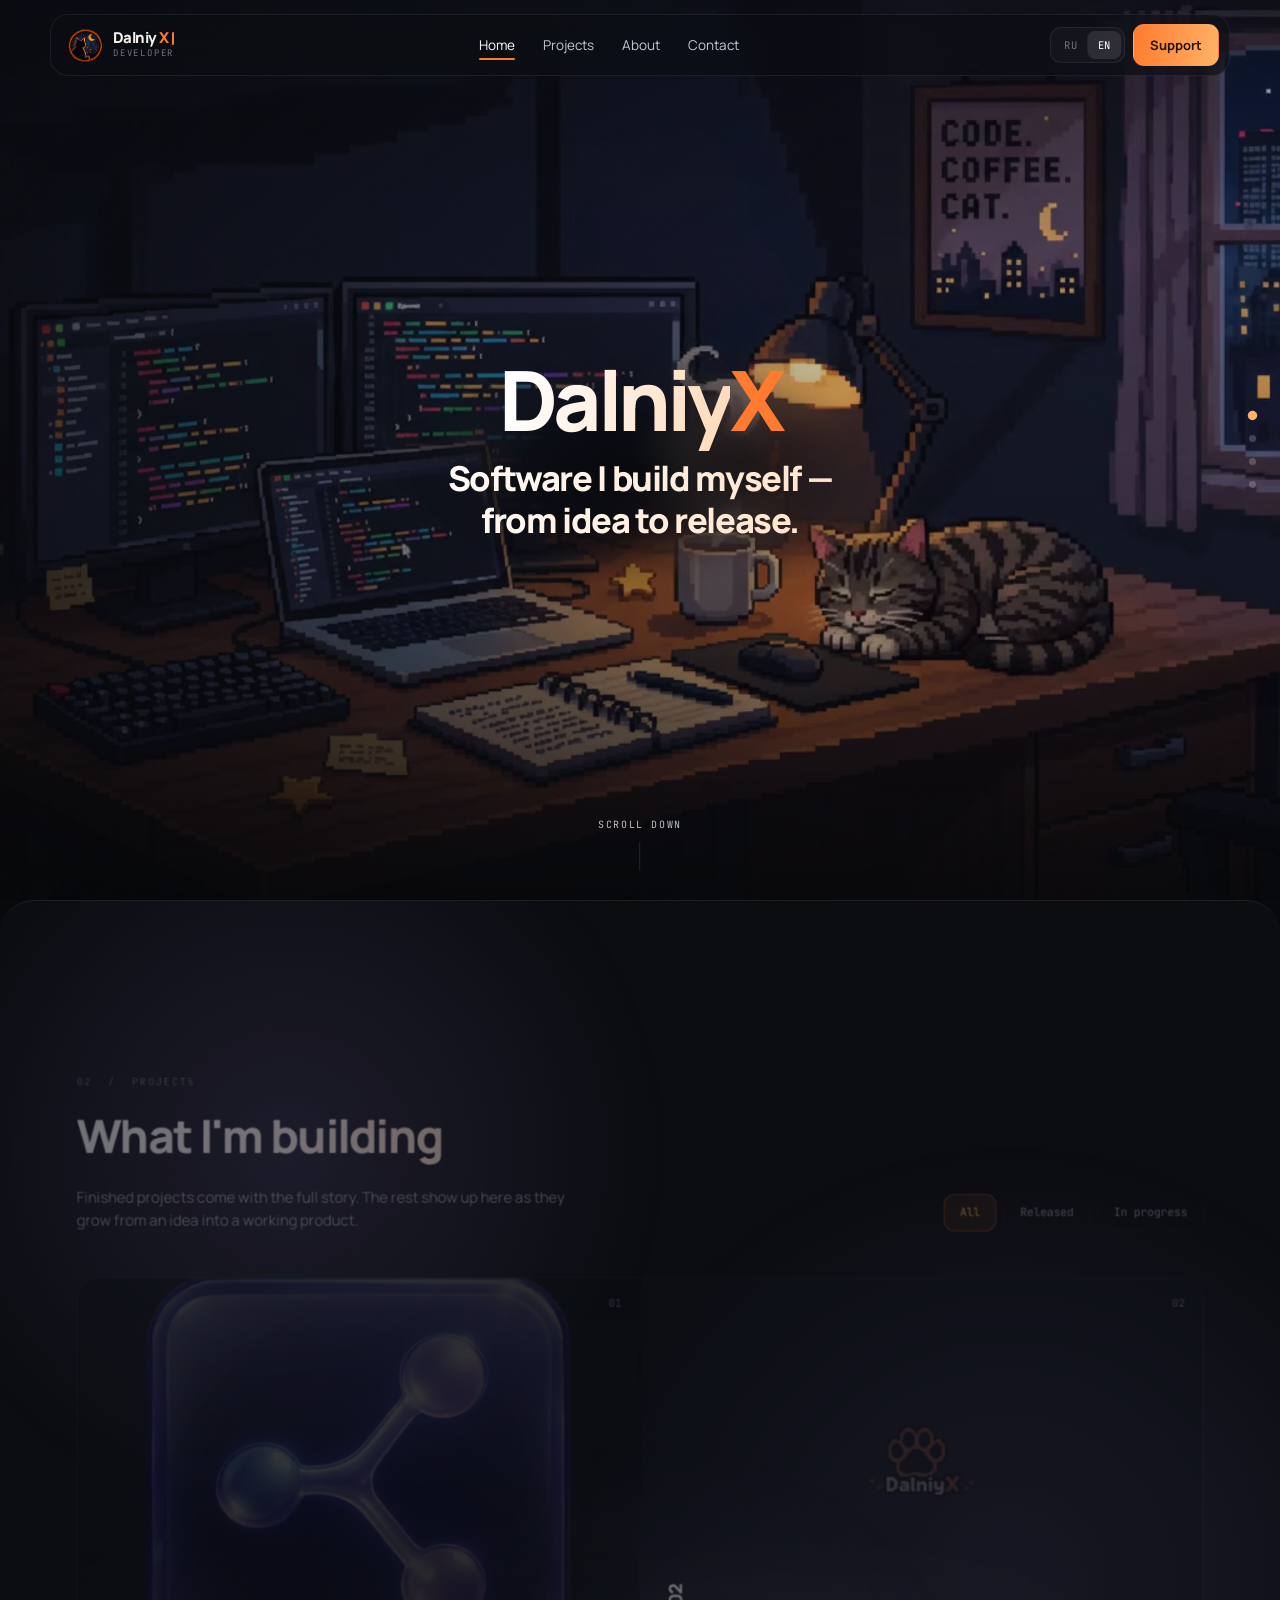
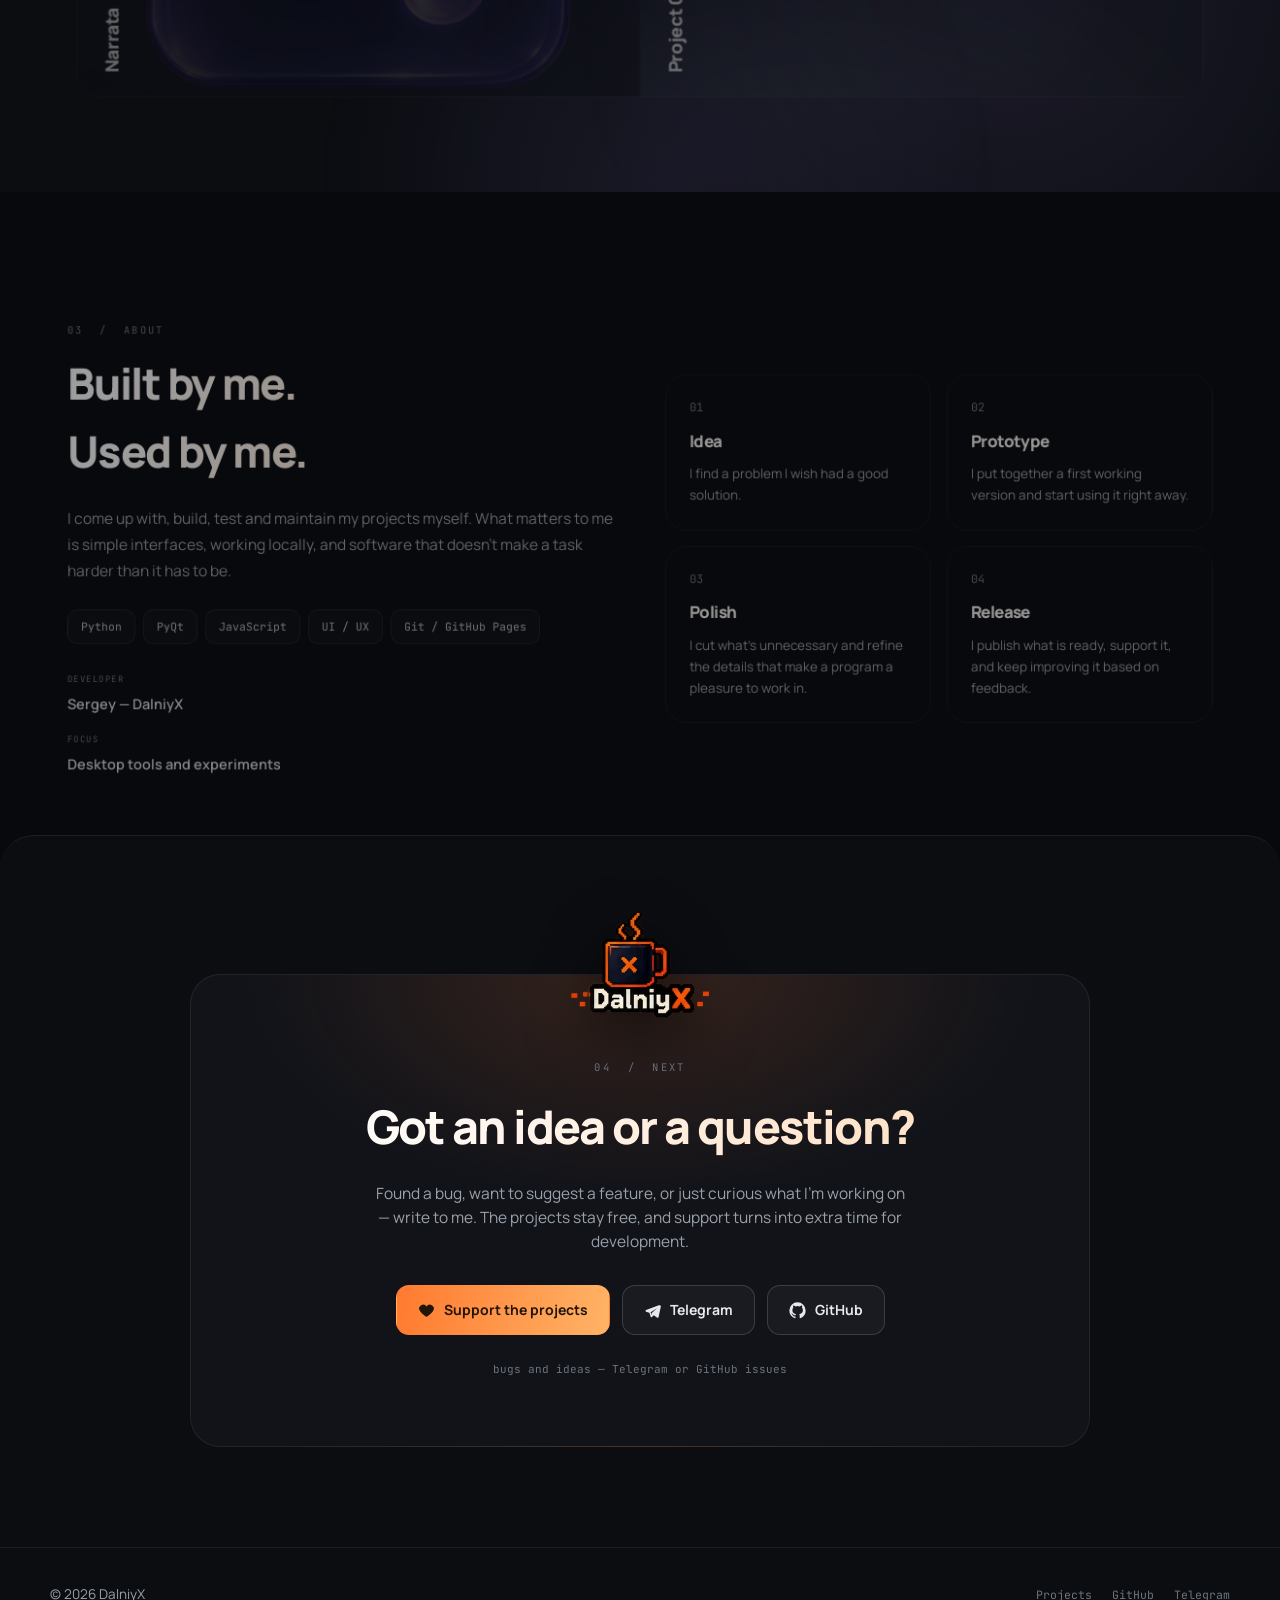
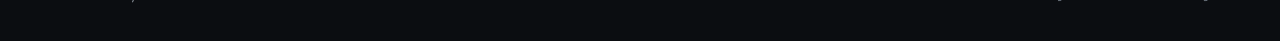
<file: index.html>
<!DOCTYPE html>
<html lang="ru">
<head>
<meta charset="UTF-8">
<meta name="viewport" content="width=device-width, initial-scale=1">
<title>DalniyX — независимый разработчик</title>
<meta name="description" content="DalniyX — независимый разработчик. Небольшие приложения и эксперименты, которые решают реальные задачи и которыми мне самому хочется пользоваться.">
<meta name="theme-color" content="#08090c">
<!-- Превью ссылки (Telegram, VK, Discord…). Адреса картинки и страницы обязаны быть
     абсолютными; если сайт переедет на свой домен — поменять dalniyx.github.io здесь
     и в строках canonical/og:url. Сама картинка — assets/img/og-image.jpg, 1200×630. -->
<link rel="canonical" href="https://dalniyx.github.io/">
<meta property="og:title" content="DalniyX — независимый разработчик">
<meta property="og:description" content="Небольшие приложения и эксперименты, которые решают реальные задачи и которыми мне самому хочется пользоваться.">
<meta property="og:type" content="website">
<meta property="og:site_name" content="DalniyX">
<meta property="og:url" content="https://dalniyx.github.io/">
<meta property="og:locale" content="ru_RU">
<meta property="og:locale:alternate" content="en_US">
<meta property="og:image" content="https://dalniyx.github.io/assets/img/og-image.jpg">
<meta property="og:image:type" content="image/jpeg">
<meta property="og:image:width" content="1200">
<meta property="og:image:height" content="630">
<meta property="og:image:alt" content="DalniyX — небольшие приложения для тех, кто создаёт истории">
<meta name="twitter:card" content="summary_large_image">
<meta name="twitter:image" content="https://dalniyx.github.io/assets/img/og-image.jpg">
<link rel="preconnect" href="https://fonts.googleapis.com">
<link rel="preconnect" href="https://fonts.gstatic.com" crossorigin>
<link href="https://fonts.googleapis.com/css2?family=Manrope:wght@400;500;600;700;800&family=JetBrains+Mono:wght@400;500&display=swap" rel="stylesheet">
<link rel="icon" type="image/png" sizes="32x32" href="assets/img/favicon-32.png">
<link rel="icon" type="image/png" sizes="64x64" href="assets/img/favicon-64.png">
<link rel="apple-touch-icon" href="assets/img/apple-touch-icon.png">
<link rel="stylesheet" href="assets/style.css?v=20261003b">
<script>setTimeout(function(){document.documentElement.classList.add("ready")},1500);</script>
<style>
  /* стили, нужные только главной */
  .hero-fixed{position:fixed;inset:0;z-index:1;overflow:hidden;display:flex;flex-direction:column;
    justify-content:center}
  /* #top — пустой распорщик под .hero-fixed, должен ВСЕГДА быть ровно в экран
     (даже на мобильных, где общий .slide--full сбрасывает min-height в auto
     для героев с контентом — но здесь контента нет, схлопывался до padding).
     Компенсация +34px под наплыв секции убрана вместе с #intro — сразу за
     героем теперь бегущая строка (без отрицательного margin-top), компенсация
     нужна только у неё самой перед #projects, см. .marquee ниже. */
  #top{min-height:100svh;background:transparent}
  .hero-bg-img{position:absolute;inset:0;width:100%;height:100%;object-fit:cover;z-index:0;background:#090b0f;
    filter:brightness(.9);transform-origin:center center;will-change:transform}
  .hero-scrim{position:absolute;inset:0;z-index:1;pointer-events:none;background:
    linear-gradient(180deg,rgba(8,9,12,.4) 0%,rgba(8,9,12,.05) 28%,rgba(8,9,12,.25) 68%,rgba(8,9,12,.85) 100%),
    linear-gradient(90deg,rgba(8,9,12,.65) 0%,rgba(8,9,12,.25) 42%,rgba(8,9,12,.02) 66%)}
  .hero-copy{position:relative;z-index:2;max-width:640px;text-align:center;isolation:isolate}
  /* мягкое замыливание позади текста — вместо рамки/карточки: сзади всегда
     разная картинка (у кого-то там экраны с кодом), а так текст остаётся
     читаемым и герой не превращается в "текст в коробке". */
  .hero-copy::before{content:"";position:absolute;z-index:-1;inset:-90px -110px -80px -110px;
    backdrop-filter:blur(20px);-webkit-backdrop-filter:blur(20px);
    -webkit-mask:radial-gradient(ellipse 42% 48% at 50% 57%,#000 0%,#000 30%,transparent 68%);
            mask:radial-gradient(ellipse 42% 48% at 50% 57%,#000 0%,#000 30%,transparent 68%);
    background:radial-gradient(ellipse 42% 48% at 50% 57%,rgba(5,6,9,.85) 0%,rgba(5,6,9,.5) 32%,transparent 66%)}
  .scroll-hint{position:absolute;left:50%;bottom:30px;transform:translateX(-50%);z-index:2;
    display:flex;flex-direction:column;align-items:center;gap:10px;
    font-family:var(--mono);font-size:10px;letter-spacing:.16em;text-transform:uppercase;color:#c7ccd2}
  .scroll-hint i{width:1px;height:28px;position:relative;overflow:hidden;background:rgba(255,255,255,.12)}
  .scroll-hint i::after{content:"";position:absolute;left:0;top:-28px;width:100%;height:28px;
    background:linear-gradient(var(--acc-2),transparent);animation:scrollHintMove 2.4s ease-in-out infinite}
  @keyframes scrollHintMove{0%{transform:translateY(0)}100%{transform:translateY(56px)}}
  h1.title{margin:0;font-size:clamp(3rem,7.4vw,5.2rem);line-height:.95;letter-spacing:-.055em}
  h1.title .x{color:var(--acc)}
  .title-sub{display:block;margin-top:18px;font-size:clamp(1.35rem,3vw,2.15rem);line-height:1.2;letter-spacing:-.04em;font-weight:800}
  .lead{margin-top:22px;max-width:560px;color:var(--muted);font-size:16.5px;line-height:1.75}
  .lead b{color:var(--text);font-weight:700}
  .filters{display:flex;gap:8px;flex-wrap:wrap}
  .f-btn{padding:9px 16px;border:1px solid var(--line);border-radius:11px;font-family:var(--mono);font-size:12px;
    color:var(--muted);transition:color var(--t-mid) var(--e-out),border-color var(--t-mid) var(--e-out),background var(--t-mid) var(--e-out)}
  .f-btn:hover{color:#fff;border-color:var(--line-strong)}
  .f-btn.on{background:var(--acc-soft);border-color:rgba(255,122,47,.4);color:var(--acc-2)}
  .about-grid{display:grid;grid-template-columns:1fr 1fr;gap:52px;align-items:center}
  .tags{margin-top:26px;display:flex;flex-wrap:wrap;gap:8px}
  .tag{padding:8px 13px;border:1px solid var(--line);border-radius:10px;background:rgba(255,255,255,.03);
    font-family:var(--mono);font-size:11.5px;color:#b0b7bf}
  .facts{margin-top:30px;display:grid;gap:18px}
  .fact small{display:block;font-family:var(--mono);font-size:9px;letter-spacing:.16em;text-transform:uppercase;
    color:var(--dim);margin-bottom:5px}
  .fact span{font-size:14.5px;color:#d3d8de;font-weight:600}
  .steps{display:grid;grid-template-columns:1fr 1fr;gap:16px}
  .steps .card{background:transparent;border-color:rgba(255,255,255,.07)}
  .steps .card:hover{background:var(--surface);border-color:var(--line)}
  .steps .card-in{padding:24px}
  .steps .n{font-family:var(--mono);font-size:12px;color:var(--dim)}
  .steps h3{margin-top:12px;font-size:17px}
  .steps p{margin-top:9px;font-size:13.5px;color:var(--muted);line-height:1.65}
  /* overflow:visible — кружка .final-mug выступает за верхнюю рамку; свечение
     поэтому не отдельным размытым ::after (он бы вытек наружу), а фоном. */
  .final{position:relative;overflow:visible;text-align:center;padding:84px 34px 68px;border:1px solid var(--line);
    border-radius:30px;
    background:radial-gradient(560px 320px at 50% 0%,rgba(255,122,47,.16),transparent 70%),var(--surface)}
  .final>*{position:relative;z-index:1}
  .final>.final-mug{position:absolute;top:0;left:50%;z-index:2;width:150px;height:auto;
    transform:translate(-50%,-56%);filter:drop-shadow(0 18px 28px rgba(0,0,0,.6))}
  .final h2{margin-top:16px;font-size:clamp(2rem,4.4vw,2.9rem)}
  .final .sub{margin:18px auto 0;max-width:540px;color:var(--muted);font-size:15.5px}
  .final-row{margin-top:32px;display:flex;flex-wrap:wrap;gap:12px;justify-content:center}
  .final-note{margin-top:26px;font-family:var(--mono);font-size:11px;color:var(--dim)}
  @media(max-width:1020px){
    .about-grid{grid-template-columns:1fr;gap:36px}
  }
  @media(max-width:680px){
    /* flex:1 1 0 из базового правила задаёт flex-basis:0 — на колоночном
       направлении это важнее явного height, поэтому здесь переопределяем
       именно flex (basis без grow/shrink), а не просто height. */
    .accordion{flex-direction:column;height:auto;border-radius:20px}
    .accordion .ac-col{flex:0 0 84px}
    .accordion .ac-col:hover,.accordion .ac-col.open{flex:0 0 320px}
    .accordion .ac-label{writing-mode:horizontal-tb;transform:none;left:22px;bottom:auto;top:20px;right:50px}
    .accordion .ac-body{min-width:0}
    .accordion .ac-num{top:16px}
    .steps{grid-template-columns:1fr}
    .final{padding:70px 22px 46px;border-radius:24px}
    .final>.final-mug{width:118px}
  }
</style>
</head>
<body data-page="home">
<div class="bg-glow"></div>
<div class="bg-grid"></div>
<div class="progress-top"></div>

<!-- ============ ШАПКА ============ -->
<header>
  <div class="wrap">
    <div class="bar">
      <a class="brand" href="#top">
        <img class="brand-icon" src="assets/img/brand-icon.png" alt="" width="40" height="40">
        <span class="brand-text">
          <span class="brand-name">Dalniy<span class="x">X</span><i class="cursor" aria-hidden="true"></i></span>
          <span class="brand-sub">Developer</span>
        </span>
      </a>

      <nav class="links" id="nav">
        <a href="#top" data-t="nav.home">Главная</a>
        <a href="#projects" data-t="nav.projects">Проекты</a>
        <a href="#about" data-t="nav.about">Обо мне</a>
        <a href="#contact" data-t="nav.contact">Контакты</a>
      </nav>

      <div class="bar-right">
        <div class="lang" id="lang" data-lang="ru">
          <span class="knob"></span>
          <button type="button" data-lang-set="ru">RU</button>
          <button type="button" data-lang-set="en">EN</button>
        </div>
        <a class="btn btn-primary btn-sm nav-support" href="#" data-support data-t="nav.support">Поддержать</a>
        <button class="burger" id="burger" data-t-aria="a11y.menu" aria-label="Меню" aria-expanded="false"><i></i><i></i><i></i></button>
      </div>
    </div>

    <div class="mobile" id="mobile">
      <div class="mobile-inner">
        <a href="#projects" data-t="nav.projects">Проекты</a>
        <a href="#about" data-t="nav.about">Обо мне</a>
        <a href="#contact" data-t="nav.contact">Контакты</a>
        <button type="button" data-support data-t="nav.support">Поддержать</button>
      </div>
    </div>
  </div>
</header>

<!-- ============ 01 · ГЛАВНАЯ ============ -->
<!-- ================= ФОН: ЗАКРЕПЛЁННОЕ ВИДЕО =================
     position:fixed — видео остаётся на месте, пока #top (пустой
     распорщик высотой в экран) прокручивается мимо. Текст гаснет
     и уезжает вверх при скролле, видео едва заметно наезжает
     зумом (Ken Burns) — JS в assets/app.js. Затем секция #intro
     (z-index выше) физически наезжает и закрывает видео.
     Приём подсмотрен на gptunnel.ru — тот же .video-section
     {position:fixed} + .spacer + .content-section{z-index:10}.
     Цикл видео сшит кроссфейдом 0.4с через ffmpeg (без этого
     на стыке конца/начала был бы заметный скачок кадра). -->
<div class="hero-fixed" id="heroFixed">
  <video class="hero-bg-img" id="heroBg" autoplay muted loop playsinline preload="auto"
         poster="assets/video/hero-poster.jpg" aria-hidden="true">
    <source src="assets/video/hero-loop.webm" type="video/webm">
    <source src="assets/video/hero-loop.mp4" type="video/mp4">
  </video>
  <div class="hero-scrim" aria-hidden="true"></div>

  <div class="wrap hero-copy" id="heroCopy">
    <h1 class="title">
      <span class="grad">Dalniy</span><span class="x">X</span>
      <span class="title-sub grad" data-t="home.titleSub">Программы, которые я делаю сам —<br>от идеи до релиза.</span>
    </h1>
  </div>

  <a class="scroll-hint" id="scrollHint" href="#projects" aria-hidden="true" tabindex="-1">
    <span data-t="home.scroll">Листайте вниз</span>
    <i></i>
  </a>
</div>

<section class="slide slide--full" id="top" data-label="Главная" data-label-en="Home" aria-hidden="true"></section>

<!-- Бегущая строка: названия проектов, рендерит assets/app.js из тех же
     данных, что и карточки ниже — ничего не хардкожено, правится в Студии. -->
<div class="marquee" id="marquee" aria-hidden="true">
  <div class="marquee-track" id="marqueeTrack"></div>
</div>

<!-- ============ 03 · ПРОЕКТЫ ============ -->
<section class="slide slide--soft" id="projects" data-label="Проекты" data-label-en="Projects">
  <!-- ambient: три больших мягких свечения цвета текущего проекта, едва заметно «дышат»;
       цвет (--amb) выставляет app.js, движение и яркость — .proj-ambient в style.css -->
  <div class="proj-ambient" id="projAmbient" aria-hidden="true"><i></i><i></i><i></i></div>
  <div class="wrap" data-scrub>
    <div class="sec-head">
      <div>
        <p class="eyebrow rv"><b>02</b> &nbsp;/&nbsp; <span data-t="home.pr.eyebrow">проекты</span></p>
        <h2 class="grad rv" data-t="home.pr.h2">Что я строю</h2>
        <p class="sub rv" data-t="home.pr.sub">Готовые проекты — с подробностями. Остальные появляются здесь по мере того, как превращаются из идеи в работающий продукт.</p>
      </div>
      <div class="filters rv">
        <button class="f-btn on" data-f="all" data-t="home.f.all">Все</button>
        <button class="f-btn" data-f="release" data-t="home.f.release">В релизе</button>
        <button class="f-btn" data-f="wip" data-t="home.f.wip">В разработке</button>
      </div>
    </div>

    <!-- Карточки рисует assets/app.js по данным из assets/content.js -->
    <div class="accordion-wrap">
      <div class="accordion" id="grid"></div>
      <button class="ac-nav ac-nav-prev" id="acPrev" aria-label="Прокрутить влево" hidden>
        <svg width="18" height="18" viewBox="0 0 24 24" fill="none" stroke="currentColor" stroke-width="2.3" stroke-linecap="round" stroke-linejoin="round"><path d="M15 6l-6 6 6 6"/></svg>
      </button>
      <button class="ac-nav ac-nav-next" id="acNext" aria-label="Прокрутить вправо" hidden>
        <svg width="18" height="18" viewBox="0 0 24 24" fill="none" stroke="currentColor" stroke-width="2.3" stroke-linecap="round" stroke-linejoin="round"><path d="M9 6l6 6-6 6"/></svg>
      </button>
    </div>
  </div>
</section>

<!-- ============ 03 · ОБО МНЕ ============ -->
<section class="slide" id="about" data-label="Обо мне" data-label-en="About">
  <div class="wrap about-grid" data-scrub>
    <div>
      <p class="eyebrow rv"><b>03</b> &nbsp;/&nbsp; <span data-t="home.ab.eyebrow">обо мне</span></p>
      <h2 class="grad rv" style="margin-top:12px;font-size:clamp(2rem,4.2vw,2.8rem)" data-t="home.ab.h2">Делаю сам.<br>Пользуюсь сам.</h2>
      <p class="rv" style="margin-top:22px;font-size:15.5px;line-height:1.75;color:var(--muted)" data-t="home.ab.p1">Я придумываю, собираю, тестирую и поддерживаю свои проекты сам. Мне важны простые интерфейсы, локальная работа и программы, которые не усложняют задачу сильнее, чем она того требует.</p>

      <div class="tags rv">
        <span class="tag">Python</span>
        <span class="tag">PyQt</span>
        <span class="tag">JavaScript</span>
        <span class="tag">UI / UX</span>
        <span class="tag">Git / GitHub Pages</span>
      </div>

      <div class="facts rv">
        <div class="fact"><small data-t="home.ab.l1">Разработчик</small><span data-t="home.ab.v1">Sergey — DalniyX</span></div>
        <div class="fact"><small data-t="home.ab.l2">Чем занимаюсь</small><span data-t="home.ab.v2">Настольные инструменты и эксперименты</span></div>
      </div>
    </div>

    <div class="steps">
      <div class="card rv"><div class="card-in">
        <span class="n">01</span><h3 data-t="home.s1.t">Идея</h3>
        <p data-t="home.s1.p">Нахожу задачу, которой самому не хватает хорошего решения.</p>
      </div></div>
      <div class="card rv"><div class="card-in">
        <span class="n">02</span><h3 data-t="home.s2.t">Прототип</h3>
        <p data-t="home.s2.p">Собираю первую рабочую версию и начинаю пользоваться ей сразу.</p>
      </div></div>
      <div class="card rv"><div class="card-in">
        <span class="n">03</span><h3 data-t="home.s3.t">Полировка</h3>
        <p data-t="home.s3.p">Убираю лишнее и довожу детали, которые делают программу приятной в работе.</p>
      </div></div>
      <div class="card rv"><div class="card-in">
        <span class="n">04</span><h3 data-t="home.s4.t">Релиз</h3>
        <p data-t="home.s4.p">Публикую готовое, поддерживаю его и продолжаю развивать по обратной связи.</p>
      </div></div>
    </div>
  </div>
</section>

<!-- ============ 04 · КОНТАКТЫ И ПОДДЕРЖКА ============ -->
<section class="slide slide--soft" id="contact" data-label="Контакты" data-label-en="Contact">
  <div class="wrap" style="max-width:900px" data-scrub>
    <div class="final rv">
      <img class="final-mug" src="assets/img/support-mug.png" alt="" aria-hidden="true">
      <p class="eyebrow"><b>04</b> &nbsp;/&nbsp; <span data-t="home.fin.eyebrow">дальше</span></p>
      <h2 class="grad" data-t="home.fin.h2">Есть идея или вопрос?</h2>
      <p class="sub" data-t="home.fin.sub">Нашли баг, хотите предложить функцию или просто посмотреть, над чем я работаю — напишите. Проекты остаются бесплатными, а поддержка превращается в дополнительное время на разработку.</p>

      <div class="final-row">
        <button class="btn btn-primary" data-support>
          <svg width="17" height="17" viewBox="0 0 24 24" fill="currentColor"><path d="M12 21s-7.5-4.6-9.6-9A5.4 5.4 0 0 1 12 6.5 5.4 5.4 0 0 1 21.6 12c-2.1 4.4-9.6 9-9.6 9z"/></svg>
          <span data-t="home.fin.support">Поддержать проекты</span>
        </button>
        <a class="btn btn-ghost" href="https://t.me/dalniyx" data-link="telegram" target="_blank" rel="noopener">
          <svg width="17" height="17" viewBox="0 0 24 24" fill="currentColor"><path d="M21.8 4.1 2.9 11.4c-1 .4-1 1.8 0 2.2l4.7 1.5 1.8 5.6c.3.8 1.3 1 1.9.4l2.6-2.5 4.7 3.5c.7.5 1.7.1 1.9-.7l3.3-15c.2-1-.8-1.8-1.7-1.4zM9.4 14.5l9-5.7-7.5 6.9-.4 3.1-1.1-4.3z"/></svg>
          Telegram
        </a>
        <a class="btn btn-ghost" href="https://github.com/dalniyx" data-link="github" target="_blank" rel="noopener">
          <svg width="17" height="17" viewBox="0 0 24 24" fill="currentColor"><path d="M12 .5A11.5 11.5 0 0 0 .5 12a11.5 11.5 0 0 0 7.9 10.9c.6.1.8-.2.8-.6v-2c-3.2.7-3.9-1.5-3.9-1.5-.6-1.3-1.4-1.7-1.4-1.7-1.1-.8.1-.8.1-.8 1.2.1 1.8 1.2 1.8 1.2 1.1 1.8 2.8 1.3 3.5 1 .1-.8.4-1.3.8-1.6-2.6-.3-5.3-1.3-5.3-5.7 0-1.3.4-2.3 1.2-3.1-.1-.3-.5-1.5.1-3.1 0 0 1-.3 3.2 1.2a11 11 0 0 1 5.8 0c2.2-1.5 3.2-1.2 3.2-1.2.6 1.6.2 2.8.1 3.1.8.8 1.2 1.8 1.2 3.1 0 4.4-2.7 5.4-5.3 5.7.4.4.8 1.1.8 2.2v3.3c0 .4.2.7.8.6A11.5 11.5 0 0 0 23.5 12 11.5 11.5 0 0 0 12 .5Z"/></svg>
          GitHub
        </a>
      </div>

      <p class="final-note" data-t="home.fin.note">баги и идеи — в Telegram или issues на GitHub</p>
    </div>
  </div>
</section>

<!-- ============ ПОДВАЛ ============ -->
<footer>
  <div class="wrap site-foot">
    <div style="display:flex;align-items:center;gap:11px">
      <span>© <span data-year></span> DalniyX</span>
    </div>
    <div class="links">
      <a href="#projects" data-t="nav.projects">Проекты</a>
      <a href="https://github.com/dalniyx" data-link="github" target="_blank" rel="noopener">GitHub</a>
      <a href="https://t.me/dalniyx" data-link="telegram" target="_blank" rel="noopener">Telegram</a>
    </div>
  </div>
</footer>

<button class="to-top" id="toTop" type="button" aria-label="Наверх" data-t-aria="a11y.toTop">
  <svg width="18" height="18" viewBox="0 0 24 24" fill="none" stroke="currentColor" stroke-width="2.3" stroke-linecap="round" stroke-linejoin="round"><path d="M12 19V5"/><path d="m5 12 7-7 7 7"/></svg>
</button>

<!-- ============ МОДАЛКА ПОДДЕРЖКИ ============
     ВНИМАНИЕ: ссылки ниже — заготовки, подставьте свои адреса. -->
<dialog class="support" id="support" aria-label="Support">
  <div class="support-box">
    <h3 data-t="support.title">Поддержать проекты</h3>
    <p class="note" data-t="support.note">Любая сумма — это ещё один вечер разработки. Выберите удобный способ:</p>
    <div class="support-list">
      <a class="support-item" href="https://boosty.to/dalniyx" data-link="boosty" target="_blank" rel="noopener">
        <span class="ico o sm br-boosty" style="width:38px;height:38px;border-radius:11px"><svg width="22" height="22" viewBox="0 0 24 24" fill="#fff" aria-hidden="true"><path d="M13.4 2 6.3 13.6h4.5L9.5 22l8.2-12.2h-4.9L13.4 2z"/></svg></span>
        <span><b>Boosty</b><small data-t="support.boostySub">регулярная поддержка</small></span>
        <span class="go">→</span>
      </a>
      <a class="support-item" data-link="patreon" target="_blank" rel="noopener">
        <span class="ico p sm br-patreon" style="width:38px;height:38px;border-radius:11px"><svg width="22" height="22" viewBox="0 0 24 24" fill="#fff" aria-hidden="true"><circle cx="14.8" cy="9.4" r="5.6"/><rect x="3.4" y="3.8" width="3.8" height="16.4" rx="1.3"/></svg></span>
        <span><b>Patreon</b><small data-t="support.patreonSub">регулярная поддержка</small></span>
        <span class="go">→</span>
      </a>
      <a class="support-item" href="https://www.donationalerts.com/r/dalniyx" data-link="donationalerts" target="_blank" rel="noopener">
        <span class="ico v sm br-da" style="width:38px;height:38px;border-radius:11px"><svg width="22" height="22" viewBox="0 0 24 24" fill="#fff" aria-hidden="true"><path d="M12 3a5 5 0 0 0-5 5v3.2c0 .9-.3 1.7-.9 2.4l-1.2 1.8c-.5.6-.1 1.6.7 1.6h12.8c.8 0 1.2-1 .7-1.6l-1.2-1.8c-.6-.7-.9-1.5-.9-2.4V8a5 5 0 0 0-5-5zM10 18.4a2 2 0 0 0 4 0h-4z"/></svg></span>
        <span><b>DonationAlerts</b><small data-t="support.daSub">разовый донат</small></span>
        <span class="go">→</span>
      </a>
      <a class="support-item" data-link="tbank" target="_blank" rel="noopener">
        <span class="ico y sm br-tbank" style="width:38px;height:38px;border-radius:11px"><svg width="22" height="22" viewBox="0 0 24 24" fill="none" aria-hidden="true"><path d="M12 2.4 4.4 4.9v6.3c0 4.7 3 8.5 7.6 10.4 4.6-1.9 7.6-5.7 7.6-10.4V4.9L12 2.4z" fill="#1b1b1b"/><path d="M8.1 8.1h7.8v2.2h-2.8v6.3h-2.2v-6.3H8.1z" fill="#ffdd2d"/></svg></span>
        <span><b>Т-Банк</b><small data-t="support.tbankSub">сбор картой, без регистрации</small></span>
        <span class="go">→</span>
      </a>
      <a class="support-item" data-link="cloudtips" target="_blank" rel="noopener">
        <span class="ico g sm br-ct" style="width:38px;height:38px;border-radius:11px"><svg width="22" height="22" viewBox="0 0 24 24" fill="#fff" aria-hidden="true"><path d="M7.6 18.2a4.6 4.6 0 0 1-.7-9.1 6.1 6.1 0 0 1 11.6 1.7 3.7 3.7 0 0 1-.9 7.4H7.6z"/></svg></span>
        <span><b>CloudTips</b><small data-t="support.ctSub">картой, без регистрации</small></span>
        <span class="go">→</span>
      </a>
    </div>
    <button class="support-close" data-close data-t="support.close">закрыть</button>
  </div>
</dialog>

<!-- ============ МОДАЛКА ПРОЕКТА ============
     Общее окно проекта вместо отдельных страниц. Открывается только у проектов
     с включённым «Окно проекта по клику» в Студии; всё наполнение — из
     project.details в content.js, см. fillProjectModal() в app.js. -->
<dialog class="project-modal" id="projectModal" aria-label="Project">
  <div class="project-modal-box">
    <button class="project-modal-close" data-close aria-label="Закрыть">
      <svg width="18" height="18" viewBox="0 0 24 24" fill="none" stroke="currentColor" stroke-width="2.3" stroke-linecap="round" stroke-linejoin="round"><path d="M18 6 6 18M6 6l12 12"/></svg>
    </button>
    <div class="pm-cover" id="pmCover"></div>
    <div class="pm-body">
      <div class="project-modal-head">
        <span class="ico o sm" id="pmIcon"></span>
        <span class="badge" id="pmStatus"></span>
      </div>
      <h3 class="project-modal-title" id="pmTitle"></h3>
      <p class="project-modal-tagline" id="pmTagline"></p>
      <p class="project-modal-lead" id="pmLead"></p>
      <div class="pm-facts" id="pmFacts"></div>
      <ul class="pm-features" id="pmFeatures"></ul>
      <div class="pm-cta" id="pmCta"></div>
    </div>
  </div>
</dialog>

<script src="assets/content.js?v=20261003b" defer></script>
<script src="assets/i18n.js?v=20261003b" defer></script>
<script src="assets/app.js?v=20261003b" defer></script>
</body>
</html>
</file>
<file: assets/style.css>
/* ============================================================
   DalniyX — общие стили
   Тёмная тема, тёплый янтарный акцент, спокойная моторика.
   ============================================================ */

:root{
  /* поверхности — тёмные, с мягкими ступенями высоты */
  --bg:#08090c;
  --bg-soft:#0b0d11;
  --surface:#111319;
  --surface-2:#171a21;
  --line:rgba(255,255,255,.07);
  --line-strong:rgba(255,255,255,.15);

  /* текст */
  --text:#f4f1ed;
  --muted:#9aa1aa;
  --dim:#6c747e;

  /* акценты */
  --acc:#ff7a2f;
  --acc-2:#ffb366;
  --acc-soft:rgba(255,122,47,.12);
  --ok:#58cf95;

  --max:1180px;
  --mono:'JetBrains Mono',ui-monospace,monospace;

  /* моторика: длинные мягкие кривые, без резких отскоков */
  --e-soft:cubic-bezier(.32,.72,0,1);
  --e-out:cubic-bezier(.22,.61,.36,1);
  --t-fast:.35s;
  --t-mid:.7s;
  --t-slow:1.1s;

  --shadow:0 40px 90px -50px rgba(0,0,0,.95);
}

*{box-sizing:border-box;-webkit-tap-highlight-color:transparent}
html{scroll-padding-top:96px}
body{
  margin:0;background:var(--bg);color:var(--text);
  font-family:Manrope,system-ui,sans-serif;line-height:1.55;
  overflow-x:hidden;-webkit-font-smoothing:antialiased;
}
/* мягкое появление страницы после применения языка */
html:not(.ready) body{opacity:0}
html.ready body{opacity:1;transition:opacity .5s var(--e-out)}

/* лёгкое зерно + виньетка на весь сайт — для кинематографичности, очень
   тонко (2.5%), почти не осознаётся глазом напрямую, но убирает ощущение
   «плоской» цифровой картинки. Фиксированные слои, клики не перехватывают. */
body::before{content:"";position:fixed;inset:0;z-index:5;pointer-events:none;
  background:radial-gradient(120% 85% at 50% 40%,transparent 55%,rgba(0,0,0,.35) 100%)}
body::after{content:"";position:fixed;inset:0;z-index:5;pointer-events:none;opacity:.025;mix-blend-mode:overlay;
  background-image:url("data:image/svg+xml,%3Csvg xmlns='http://www.w3.org/2000/svg'%3E%3Cfilter id='g'%3E%3CfeTurbulence type='fractalNoise' baseFrequency='0.8' numOctaves='2' stitchTiles='stitch'/%3E%3C/filter%3E%3Crect width='100%25' height='100%25' filter='url(%23g)'/%3E%3C/svg%3E");
  background-size:180px 180px}

a{color:inherit;text-decoration:none}
button{font:inherit;color:inherit;background:none;border:0;cursor:pointer}
h1,h2,h3{margin:0;font-weight:800;letter-spacing:-.035em}
p{margin:0}
img{max-width:100%}
::selection{background:rgba(255,122,47,.3)}
::-webkit-scrollbar{width:10px}
::-webkit-scrollbar-track{background:#06070a}
::-webkit-scrollbar-thumb{background:#1e232a;border-radius:99px}
::-webkit-scrollbar-thumb:hover{background:#2c323b}

@view-transition{navigation:auto}
::view-transition-old(root),::view-transition-new(root){animation-duration:.5s;animation-timing-function:cubic-bezier(.32,.72,0,1)}

/* ---------- фон ---------- */
.bg-glow{position:fixed;inset:0;z-index:-2;pointer-events:none;background:
  radial-gradient(1100px 620px at 80% -8%,rgba(255,122,47,.16),transparent 62%),
  radial-gradient(820px 560px at 4% 68%,rgba(255,140,70,.05),transparent 64%),
  linear-gradient(180deg,#0b0d11,#08090c 58%,#07080b)}
.bg-grid{position:fixed;inset:0;z-index:-1;pointer-events:none;opacity:.5;
  background-image:linear-gradient(rgba(255,255,255,.032) 1px,transparent 1px),
                   linear-gradient(90deg,rgba(255,255,255,.032) 1px,transparent 1px);
  background-size:78px 78px;
  -webkit-mask-image:radial-gradient(ellipse 95% 62% at 50% 0%,#000 14%,transparent 84%);
  mask-image:radial-gradient(ellipse 95% 62% at 50% 0%,#000 14%,transparent 84%)}

.progress-top{position:fixed;top:0;left:0;height:2px;width:0;z-index:200;
  background:linear-gradient(90deg,rgba(255,122,47,.6),var(--acc-2));opacity:.9}

.wrap{width:min(var(--max),calc(100% - 44px));margin:0 auto;position:relative;z-index:2}
.eyebrow{font-family:var(--mono);font-size:10.5px;letter-spacing:.22em;text-transform:uppercase;color:var(--dim)}
.eyebrow b{color:var(--dim);font-weight:400}
.grad{background:linear-gradient(100deg,#fff 4%,#ffd9b8 48%,#fff 92%);background-size:220% 100%;background-position:0% 0%;
  -webkit-background-clip:text;background-clip:text;color:transparent}
.grad:hover{animation:gradShimmer 1.6s linear infinite}
@keyframes gradShimmer{from{background-position:0% 0%}to{background-position:200% 0%}}

/* ---------- шапка ---------- */
header{position:fixed;top:0;left:0;right:0;z-index:120}
.bar{margin-top:14px;display:flex;align-items:center;justify-content:space-between;gap:14px;
  padding:9px 10px 9px 14px;border:1px solid var(--line);border-radius:18px;
  background:rgba(12,14,18,.6);backdrop-filter:blur(20px) saturate(140%);-webkit-backdrop-filter:blur(20px) saturate(140%);
  transition:background var(--t-mid) var(--e-out),border-color var(--t-mid) var(--e-out),box-shadow var(--t-mid) var(--e-out)}
header.stuck .bar{background:rgba(10,12,16,.9);border-color:var(--line-strong);box-shadow:0 20px 50px -34px rgba(0,0,0,1)}
/* логотип — иконка (кот в кольце, assets/img/brand-icon.png) + текст в столбик рядом */
.brand{display:flex;align-items:center;gap:10px}
.brand-icon{width:38px;height:38px;border-radius:50%;flex:none;transition:transform var(--t-mid) var(--e-out)}
.brand:hover .brand-icon{transform:rotate(-8deg)}
.brand-text{display:flex;flex-direction:column}
.brand-name{display:flex;align-items:center;gap:3px;font-weight:800;letter-spacing:-.04em;font-size:15px;line-height:1.15;
  transition:opacity var(--t-mid) var(--e-out)}
.brand:hover .brand-name{opacity:.85}
.brand-name .x{color:var(--acc)}
.brand-name .cursor{width:2px;height:13px;border-radius:2px;background:var(--acc);animation:brandBlink 1.1s step-end infinite}
@keyframes brandBlink{0%,45%{opacity:1}50%,100%{opacity:0}}
.brand-sub{display:block;font-family:var(--mono);font-size:9px;letter-spacing:.2em;text-transform:uppercase;color:var(--dim)}
nav.links{display:flex;align-items:center;gap:2px}
nav.links a{position:relative;padding:9px 13px;border-radius:11px;font-size:13.5px;color:#c4cad2;
  transition:color var(--t-fast) var(--e-out),background var(--t-fast) var(--e-out)}
nav.links a:hover{color:#fff;background:rgba(255,255,255,.05)}
nav.links a.active{color:#fff}
nav.links a.active::after{content:"";position:absolute;left:13px;right:13px;bottom:5px;height:1.5px;border-radius:2px;background:var(--acc)}

/* переключатель языка */
.lang{position:relative;display:flex;align-items:center;padding:3px;border:1px solid var(--line);border-radius:11px;
  background:rgba(255,255,255,.03);margin-left:6px}
.lang button{position:relative;z-index:1;padding:6px 10px;border-radius:8px;font-family:var(--mono);font-size:10.5px;
  letter-spacing:.06em;color:var(--dim);transition:color var(--t-mid) var(--e-out)}
.lang button.on{color:#fff}
.lang .knob{position:absolute;top:3px;left:3px;height:calc(100% - 6px);width:calc(50% - 3px);border-radius:8px;
  background:rgba(255,255,255,.1);transition:transform .55s var(--e-soft)}
.lang[data-lang="en"] .knob{transform:translateX(100%)}

.bar-right{display:flex;align-items:center;gap:8px}
.burger{display:none;width:40px;height:40px;border:1px solid var(--line);border-radius:12px;
  flex-direction:column;align-items:center;justify-content:center;gap:4px}
.burger i{display:block;width:17px;height:1.5px;background:#fff;border-radius:2px;
  transition:transform .55s var(--e-soft),opacity .3s var(--e-out)}
.burger.on i:nth-child(1){transform:translateY(5.5px) rotate(45deg)}
.burger.on i:nth-child(2){opacity:0}
.burger.on i:nth-child(3){transform:translateY(-5.5px) rotate(-45deg)}
.mobile{overflow:hidden;max-height:0;transition:max-height .65s var(--e-soft)}
.mobile-inner{margin-top:8px;padding:8px;border:1px solid var(--line);border-radius:18px;
  background:rgba(11,13,17,.97);backdrop-filter:blur(20px);display:flex;flex-direction:column}
.mobile-inner a,.mobile-inner button{padding:13px 14px;border-radius:12px;font-size:15px;text-align:left}
.mobile-inner a:active{background:rgba(255,255,255,.06)}

/* ---------- кнопки ---------- */
.btn{display:inline-flex;align-items:center;justify-content:center;gap:9px;padding:13px 21px;border-radius:13px;
  font-size:14px;font-weight:700;border:1px solid transparent;white-space:nowrap;
  transition:transform var(--t-fast) var(--e-out),background var(--t-mid) var(--e-out),
             border-color var(--t-mid) var(--e-out),color var(--t-mid) var(--e-out),opacity var(--t-fast)}
.btn svg{flex:none}
.btn:active{transform:scale(.975)}
.btn-primary{background:linear-gradient(100deg,var(--acc),var(--acc-2));color:#22150a}
.btn-primary:hover{opacity:.9}
.btn-ghost{border-color:var(--line-strong);color:#e6e9ec;background:rgba(255,255,255,.035)}
.btn-ghost:hover{background:rgba(255,255,255,.075);border-color:rgba(255,179,102,.45);color:#fff}
.btn-sm{padding:10px 16px;font-size:13px;border-radius:11px}
.btn-wide{width:100%}
.link-mono{font-family:var(--mono);font-size:12px;color:var(--acc-2);display:inline-flex;align-items:center;gap:7px;
  transition:gap .55s var(--e-soft),color var(--t-mid) var(--e-out)}
.link-mono:hover{gap:12px;color:var(--acc)}

/* ---------- секции ---------- */
/* фон обязателен: .hero-fixed стоит position:fixed позади всего,
   и любая секция без сплошной заливки будет просвечивать закреплённой
   картинкой героя насквозь — это не для «Обо мне», это для всех */
.slide{position:relative;z-index:2;padding:138px 0 100px;background:var(--bg)}
.slide--full{min-height:100svh;display:flex;flex-direction:column;justify-content:center}
/* мягкие секции наплывают на предыдущую панелью со скруглённым верхом */
.slide--soft{background:var(--bg-soft);border-top:1px solid var(--line);z-index:3;
  border-radius:34px 34px 0 0;margin-top:-34px}
.slide--soft + .slide{padding-top:110px}

/* прогресс-скраб: секция въезжает уменьшённой и гаснет на выходе */
[data-scrub]{will-change:transform,opacity}

.sec-head{display:flex;justify-content:space-between;align-items:flex-end;gap:22px;flex-wrap:wrap;margin-bottom:48px}
.sec-head h2{margin-top:12px;font-size:clamp(2.1rem,4.4vw,3rem)}
.sec-head .sub{margin-top:14px;color:var(--muted);max-width:540px;font-size:15.5px}
.sec-head.center{text-align:center;justify-content:center;max-width:640px;margin-left:auto;margin-right:auto}
.sec-head.center .sub{margin-left:auto;margin-right:auto}

/* точки-навигация */
.dots{position:fixed;right:24px;top:50%;transform:translateY(-50%);z-index:110;display:flex;flex-direction:column;gap:16px}
.dots button{position:relative;padding:0;width:7px;height:7px;border-radius:50%;background:rgba(255,255,255,.2);
  transition:background .6s var(--e-out),transform .6s var(--e-soft)}
.dots button:hover{background:rgba(255,255,255,.45)}
.dots button.on{background:var(--acc-2);transform:scale(1.35)}
.dots span{position:absolute;right:18px;top:50%;transform:translateY(-50%) translateX(8px);
  padding:5px 10px;border-radius:8px;background:rgba(17,19,25,.95);border:1px solid var(--line);
  font-family:var(--mono);font-size:10px;letter-spacing:.06em;white-space:nowrap;color:#d8dde3;
  opacity:0;pointer-events:none;transition:opacity .5s var(--e-out),transform .5s var(--e-soft)}
.dots button:hover span{opacity:1;transform:translateY(-50%) translateX(0)}

/* ---------- карточки ---------- */
.card{position:relative;overflow:hidden;border:1px solid var(--line);border-radius:22px;background:var(--surface);
  transition:border-color var(--t-mid) var(--e-out),transform var(--t-mid) var(--e-soft),
             box-shadow var(--t-mid) var(--e-out),background var(--t-mid) var(--e-out),opacity var(--t-mid)}
.card:hover{border-color:var(--line-strong);background:var(--surface-2);transform:translateY(-5px);box-shadow:var(--shadow)}
/* .rv.in{transform:none} (правило появления при скролле, см. ниже) — та же
   специфичность (0,2,0), что у .card:hover, и стоит в файле позже, поэтому
   тихо перебивал подъём на hover у любой карточки, у которой есть оба
   класса разом (а они есть почти у всех). Явная специфичность (0,3,0)
   решает вопрос без оглядки на порядок правил в файле. */
.card.rv:hover{transform:translateY(-5px)}
.card.rv.static:hover{transform:none}
.card-in{position:relative;z-index:1;padding:28px;display:flex;flex-direction:column;height:100%}
.card-top{display:flex;align-items:flex-start;justify-content:space-between;gap:14px;flex-wrap:wrap}
.card h3{font-size:20px}
.card .sub{margin-top:5px;font-family:var(--mono);font-size:11px;color:var(--dim)}
.card .txt{margin-top:16px;color:var(--muted);font-size:14.5px;line-height:1.7;flex:1}
.card .foot{margin-top:22px;padding-top:18px;border-top:1px solid var(--line)}
.card.static:hover{transform:none;border-color:var(--line);background:var(--surface);box-shadow:none}
.card.dashed{border-style:dashed;background:transparent}
.card.dashed .card-in{align-items:center;justify-content:center;text-align:center}

.ico{width:50px;height:50px;border-radius:15px;display:grid;place-items:center;flex:none}
.ico.o{background:linear-gradient(135deg,var(--acc),var(--acc-2))}
.ico.s{background:linear-gradient(135deg,#4d6579,#87a5b8)}
.ico.v{background:linear-gradient(135deg,#6c58c4,#a894f5)}
.ico.g{background:linear-gradient(135deg,#2f9a6c,#66d5a0)}
.ico.p{background:linear-gradient(135deg,#ff6854,#ff9f8f)}
.ico.y{background:linear-gradient(135deg,#ffdd2d,#fff07a)}
.ico.d{border:1px dashed var(--line-strong);color:var(--dim);font-size:22px}
.ico.sm{width:44px;height:44px;border-radius:13px}

.badge{display:inline-flex;align-items:center;gap:7px;padding:6px 12px;border-radius:99px;
  font-family:var(--mono);font-size:10.5px;letter-spacing:.06em;white-space:nowrap}
.b-live{border:1px solid rgba(88,207,149,.3);background:rgba(88,207,149,.1);color:#86e3b8}
.b-wip{border:1px solid rgba(255,179,102,.32);background:rgba(255,179,102,.1);color:var(--acc-2)}
.b-soon{border:1px solid rgba(135,165,184,.3);background:rgba(135,165,184,.1);color:#b6cddb}
.b-idea{border:1px solid var(--line-strong);background:rgba(255,255,255,.04);color:#aeb5bd}
.dot{width:6px;height:6px;border-radius:50%;background:var(--ok);box-shadow:0 0 10px rgba(88,207,149,.55)}

.prog-head{display:flex;justify-content:space-between;font-family:var(--mono);font-size:10.5px;color:var(--dim);margin-bottom:8px}
.prog{height:4px;border-radius:99px;background:rgba(255,255,255,.07);overflow:hidden}
.prog i{display:block;height:100%;width:0;border-radius:99px;background:linear-gradient(90deg,var(--acc),var(--acc-2))}

.grid-3{display:grid;grid-template-columns:repeat(3,minmax(0,1fr));gap:18px}
.grid-2{display:grid;grid-template-columns:repeat(2,minmax(0,1fr));gap:18px}

/* ---------- проекты: горизонтальная «гармошка» (по мотивам axolotgames.com,
   в своих цветах и кривых) — узкие колонки, наведение раскрывает одну,
   остальные сужаются. На тач-устройствах (hover:none) раскрытие по тапу,
   см. setupAccordionTouch() в app.js. Скобка .accordion вместо просто
   .ac-col нужна ради specificity — иначе общий .rv{transition:…} для
   появления при скролле мог непредсказуемо перебить переходы гармошки
   в зависимости от порядка правил в файле. ---------- */
.accordion-wrap{position:relative}
.accordion{display:flex;gap:2px;height:440px;border-radius:24px;border:1px solid var(--line);
  overflow-x:auto;overflow-y:hidden;scroll-behavior:smooth}
/* min-width — пока проектов немного, колонки просто делят ширину поровну
   (flex-grow); как только они не помещаются even по минимуму — вместо
   нечитаемо-узких полосок появляется горизontальный скролл + стрелки. */
.ac-nav{position:absolute;top:50%;translate:0 -50%;z-index:10;width:38px;height:38px;border-radius:50%;
  display:flex;align-items:center;justify-content:center;border:1px solid var(--line-strong);
  background:rgba(12,14,18,.85);backdrop-filter:blur(10px);color:#e6e9ec;
  opacity:0;pointer-events:none;transition:opacity var(--t-mid) var(--e-out),border-color var(--t-mid) var(--e-out)}
.accordion-wrap:hover .ac-nav.show{opacity:1;pointer-events:auto}
.ac-nav:hover{border-color:rgba(255,179,102,.5)}
.ac-nav-prev{left:-16px}
.ac-nav-next{right:-16px}
.accordion .ac-col{position:relative;isolation:isolate;flex:1 1 0;min-width:74px;overflow:hidden;cursor:pointer;background:var(--surface);
  transition:flex-grow .5s var(--e-soft),background var(--t-mid) var(--e-out),
    opacity var(--t-slow) var(--e-soft),transform var(--t-slow) var(--e-soft);
  /* .ac-col теперь всегда <button> (карточка открывает модалку, не ссылку) —
     сбрасываем стандартные стили кнопки браузера, дальше ведёт себя как раньше */
  display:block;width:100%;border:0;padding:0;font:inherit;text-align:left;color:inherit;
  -webkit-appearance:none;appearance:none}
/* z-index:-1 — картинка под всем содержимым; isolation у .ac-col нужен, иначе она уходила бы ЗА фон самой колонки
   (background:var(--surface)) и не была видна вообще */
.accordion .ac-col .ac-img{position:absolute;inset:0;z-index:-1;width:100%;height:100%;object-fit:cover;
  filter:saturate(.65) brightness(.5);transition:filter .6s var(--e-out),transform 6s linear}
.accordion .ac-col.has-img:hover .ac-img,.accordion .ac-col.has-img.open .ac-img{
  filter:saturate(.9) brightness(.68);transform:scale(1.05)}
.accordion .ac-col::before{content:"";position:absolute;inset:0;z-index:0;opacity:.5;pointer-events:none;
  background:radial-gradient(120% 90% at 30% 120%,var(--tint,rgba(255,179,102,.4)),transparent 65%)}
.accordion .ac-col.has-img::before{opacity:.65;background:linear-gradient(0deg,rgba(6,7,10,.85),rgba(6,7,10,.25) 55%,rgba(6,7,10,.55)),
  radial-gradient(120% 90% at 30% 120%,var(--tint,rgba(255,179,102,.4)),transparent 65%)}
.accordion .ac-col[data-accent="o"]{--tint:rgba(255,179,102,.4);--line-c:#ff9a4d}
.accordion .ac-col[data-accent="s"]{--tint:rgba(135,165,184,.36);--line-c:#87a5b8}
.accordion .ac-col[data-accent="v"]{--tint:rgba(168,148,245,.38);--line-c:#a894f5}
.accordion .ac-col[data-accent="g"]{--tint:rgba(102,213,160,.34);--line-c:#66d5a0}
.accordion .ac-col[data-accent="d"]{--tint:rgba(255,255,255,.1);--line-c:rgba(255,255,255,.45)}

/* «дыхание» цвета проекта: пятно внизу колонки медленно разгорается и
   гаснет (6 с), у соседних колонок со сдвигом по --i — не в унисон.
   У колонок с картинкой ::before — затемнение поверх неё, его не трогаем. */
.accordion .ac-col::before{animation:acBreathe 6s ease-in-out infinite;animation-delay:calc(var(--i,0) * -1.4s)}
.accordion .ac-col.has-img::before{animation:none}
@keyframes acBreathe{0%,100%{opacity:.32}50%{opacity:.78}}

/* тонкая линия цвета проекта прорисовывается по верхнему краю при раскрытии */
.accordion .ac-col::after{content:"";position:absolute;left:0;right:0;top:0;height:2px;z-index:4;pointer-events:none;
  background:linear-gradient(90deg,transparent,var(--line-c,var(--acc)) 30%,var(--line-c,var(--acc)) 70%,transparent);
  transform:scaleX(0);transform-origin:left;opacity:0;transition:transform .25s var(--e-out),opacity .2s var(--e-out)}
.accordion .ac-col:hover::after,.accordion .ac-col.open::after{transform:scaleX(1);opacity:1;
  transition:transform .9s var(--e-soft) .05s,opacity .3s var(--e-out)}
.accordion .ac-col:hover,.accordion .ac-col.open{flex-grow:5;background:var(--surface-2)}
.accordion .ac-col.no-open{cursor:default}
.accordion .ac-num{position:absolute;right:18px;top:18px;z-index:1;font-family:var(--mono);font-size:11px;color:var(--dim)}
/* Переходы разные в две стороны (у CSS работает transition того состояния,
   В КОТОРОЕ переходим): при раскрытии текст проявляется чуть позже, когда
   колонка уже расширилась; при сворачивании — гаснет сразу и быстро, а
   вертикальная подпись возвращается только после него. min-width у .ac-body —
   чтобы текст не переносился под сужающуюся колонку, а просто уезжал за край
   (у .ac-col overflow:hidden). */
.accordion .ac-label{position:absolute;left:22px;bottom:24px;z-index:1;white-space:nowrap;
  writing-mode:vertical-rl;transform:rotate(180deg);font-weight:800;font-size:19px;letter-spacing:-.02em;
  transition:opacity .45s var(--e-out) .22s}
.accordion .ac-col:hover .ac-label,.accordion .ac-col.open .ac-label{opacity:0;transition:opacity .2s var(--e-out)}
.accordion .ac-body{position:absolute;top:0;bottom:0;left:0;right:0;min-width:340px;z-index:1;padding:30px;
  display:flex;flex-direction:column;justify-content:flex-end;
  opacity:0;transform:translateY(14px);transition:opacity .16s var(--e-out),transform .25s var(--e-out)}
.accordion .ac-col:hover .ac-body,.accordion .ac-col.open .ac-body{opacity:1;transform:none;
  transition:opacity .35s var(--e-out) .12s,transform .45s var(--e-soft) .12s}

/* при раскрытии элементы текста выходят по очереди (иконка → бейдж →
   заголовок → …), шаг 60 мс; при сворачивании гаснут все сразу */
.accordion .ac-body>*{opacity:0;transform:translateY(10px);transition:opacity .14s var(--e-out),transform .2s var(--e-out)}
.accordion .ac-col:hover .ac-body>*,.accordion .ac-col.open .ac-body>*{opacity:1;transform:none;
  transition:opacity .45s var(--e-out) calc(.14s + var(--k,0) * .06s),transform .6s var(--e-soft) calc(.14s + var(--k,0) * .06s)}
.accordion .ac-body>:nth-child(2){--k:1}
.accordion .ac-body>:nth-child(3){--k:2}
.accordion .ac-body>:nth-child(4){--k:3}
.accordion .ac-body>:nth-child(5){--k:4}
.accordion .ac-body>:nth-child(6){--k:5}
.accordion .ac-col.style-feature .ac-body>*,.accordion .ac-col.style-minimal .ac-body>*{opacity:1;transform:none}

/* полоса готовности наполняется заново при каждом раскрытии (scaleX поверх
   уже выставленной ширины), у WIP по ней проходит мягкий блик */
.accordion .ac-col .prog i{position:relative;overflow:hidden;transform:scaleX(0);transform-origin:left;
  transition:transform .2s var(--e-out)}
.accordion .ac-col:hover .prog i,.accordion .ac-col.open .prog i{transform:scaleX(1);
  transition:transform 1s var(--e-soft) .45s}
.accordion .ac-col.style-feature .prog i{transform:none}
.accordion .ac-col[data-cat="wip"] .prog i::after{content:"";position:absolute;inset:0;
  background:linear-gradient(90deg,transparent,rgba(255,255,255,.55),transparent);
  transform:translateX(-100%);animation:progShine 2.6s var(--e-out) infinite 1.4s}
@keyframes progShine{0%{transform:translateX(-100%)}60%,100%{transform:translateX(100%)}}
.accordion .ac-body .ico{margin-bottom:16px}
.accordion .ac-body h3{margin:0 0 8px;font-size:23px}
.accordion .ac-body .sub{font-family:var(--mono);font-size:11px;color:var(--dim);margin:-6px 0 6px}
.accordion .ac-body .txt{margin:0 0 4px;color:var(--muted);font-size:13.5px;line-height:1.65;max-width:280px}
.accordion .ac-body .badge{align-self:flex-start;margin-bottom:14px}
.accordion .ac-body .foot{margin-top:14px;padding-top:14px;border-top:1px solid var(--line);max-width:220px}
.ac-link{font-family:var(--mono);font-size:11.5px;color:var(--acc-2);display:inline-flex;align-items:center;gap:6px}

/* «вид карточки» — feature/minimal всегда показывают ac-body (не только
   на hover), у accordion (по умолчанию) поведение не меняется */
.accordion .ac-col.style-feature{flex:3 3 0;min-width:200px}
.accordion .ac-col.style-feature .ac-label,
.accordion .ac-col.style-minimal .ac-label{opacity:0}
.accordion .ac-col.style-feature .ac-body,
.accordion .ac-col.style-minimal .ac-body{opacity:1;transform:none;min-width:0}
.accordion .ac-col.style-minimal .ac-body{justify-content:center}
.ring{position:relative;display:inline-flex;align-items:center;justify-content:center;color:var(--acc);margin-top:6px}
.ring b{position:absolute;font-family:var(--mono);font-size:9.5px;font-weight:700;color:var(--text)}

/* «помехи» на карточках, которые ещё не в релизе — по примеру axolotgames.com
   (у них колонка «???» на раскрытии тонет в красном ТВ-шуме), в наших цветах
   и как акцент ПОВЕРХ описания, а не вместо него — у их «???» текста вообще
   нет, у наших WIP-проектов уже есть нормальное описание, прятать его незачем. */
.accordion .ac-col[data-cat="wip"] .ac-noise{
  position:absolute;inset:-20%;z-index:2;opacity:0;pointer-events:none;mix-blend-mode:screen;
  background-image:url("data:image/svg+xml,%3Csvg xmlns='http://www.w3.org/2000/svg'%3E%3Cfilter id='n'%3E%3CfeTurbulence type='fractalNoise' baseFrequency='0.85' numOctaves='2' stitchTiles='stitch'/%3E%3C/filter%3E%3Crect width='100%25' height='100%25' filter='url(%23n)'/%3E%3C/svg%3E");
  background-size:100px 100px;transition:opacity .3s var(--e-out)}
.accordion .ac-col[data-cat="wip"]:hover .ac-noise,.accordion .ac-col[data-cat="wip"].open .ac-noise{
  opacity:.3;animation:acNoiseShift .35s steps(2) infinite}
@keyframes acNoiseShift{
  0%{transform:translate(0,0)} 33%{transform:translate(-5%,3%)}
  66%{transform:translate(4%,-4%)} 100%{transform:translate(0,0)}
}
.accordion .ac-col[data-cat="wip"] .ac-glitch-bar{
  position:absolute;left:0;right:0;top:0;z-index:3;height:0;opacity:0;pointer-events:none;
  background:rgba(255,196,133,.8);mix-blend-mode:screen}
.accordion .ac-col[data-cat="wip"]:hover .ac-glitch-bar,.accordion .ac-col[data-cat="wip"].open .ac-glitch-bar{
  animation:acGlitchBar 1.7s steps(1) infinite}
@keyframes acGlitchBar{
  0%,76%{opacity:0;height:0;top:0;transform:translateX(0)}
  78%{opacity:.9;height:6px;top:16%;transform:translateX(-3%)}
  80%{opacity:0;height:0}
  84%{opacity:.8;height:9px;top:50%;transform:translateX(2.5%)}
  86%{opacity:0;height:0}
  91%{opacity:.7;height:4px;top:76%;transform:translateX(-2%)}
  93%,100%{opacity:0;height:0}
}

/* фон-арт WIP-карточек: в покое — маленькая приглушённая лапа по центру
   колонки (как водяной знак), при наведении/раскрытии — кроссфейд на кота
   «no access» в правой части карточки, чтобы не лезть на текст слева.
   Два слоя, потому что background-image между двумя url() не анимируется. */
.accordion .ac-col[data-cat="wip"] .ac-cat-art-wrap{position:absolute;inset:0;z-index:0;pointer-events:none}
.accordion .ac-col[data-cat="wip"] .ac-cat-paw,
.accordion .ac-col[data-cat="wip"] .ac-cat-noaccess{
  position:absolute;aspect-ratio:258/188;
  background-size:contain;background-repeat:no-repeat;background-position:center}
.accordion .ac-col[data-cat="wip"] .ac-cat-paw{
  left:50%;top:44%;width:min(62%,118px);max-height:60%;translate:-50% -50%;
  background-image:url('img/wip-paw.png');opacity:.38;filter:grayscale(.5);
  transition:opacity .6s var(--e-soft) .3s}
.accordion .ac-col[data-cat="wip"] .ac-cat-noaccess{
  right:4%;top:11%;width:min(44%,280px);
  background-image:url('img/wip-noaccess.png');opacity:0;filter:grayscale(.55);
  translate:calc(var(--mx,0) * 18px) calc(var(--my,0) * 12px);
  transition:opacity .2s var(--e-out),translate .6s var(--e-out)}
.accordion .ac-col[data-cat="wip"]:hover .ac-cat-paw,.accordion .ac-col[data-cat="wip"].open .ac-cat-paw{
  opacity:0;transition:opacity .25s var(--e-out)}
.accordion .ac-col[data-cat="wip"]:hover .ac-cat-noaccess,.accordion .ac-col[data-cat="wip"].open .ac-cat-noaccess{
  opacity:.5;animation:acCatGlitch .85s steps(1) infinite;transition:opacity .85s var(--e-soft),translate .6s var(--e-out)}
@keyframes acCatGlitch{
  0%,38%{filter:grayscale(.55);transform:translate(0,0) scale(1);opacity:.5}
  40%{filter:grayscale(.55) drop-shadow(4px 0 0 rgba(255,60,50,.6)) drop-shadow(-4px 0 0 rgba(60,220,255,.6));transform:translate(-4%,0) scale(1.02);opacity:.72}
  42%{filter:grayscale(.55);transform:translate(0,0) scale(1);opacity:.5}
  46%{filter:grayscale(.55) drop-shadow(-4px 0 0 rgba(255,60,50,.55)) drop-shadow(4px 0 0 rgba(60,220,255,.55));transform:translate(3%,0) scale(.99);opacity:.72}
  48%,88%{filter:grayscale(.55);transform:translate(0,0) scale(1);opacity:.5}
  90%{filter:grayscale(.55) drop-shadow(3px 0 0 rgba(255,60,50,.5)) drop-shadow(-3px 0 0 rgba(60,220,255,.5));transform:translate(-2.5%,0);opacity:.66}
  92%,100%{filter:grayscale(.55);transform:translate(0,0) scale(1);opacity:.5}
}

/* ---------- ambient-фон секции «Проекты» ----------
   Три больших мягких свечения цвета текущего проекта (--amb ставит app.js:
   цвет карточки под курсором/раскрытой, иначе первой видимой). Очень низкая
   плотность, медленный дрейф и «дыхание» (transform), при наведении на карточку
   (#projects.amb-hot) свечение чуть плотнее. Ни частиц, ни новых объектов.
   @property делает смену цвета плавной (там, где он не поддержан — меняется сразу).
   Без движения при prefers-reduced-motion: общий сброс анимаций в конце файла. */
@property --amb{syntax:'<color>';inherits:true;initial-value:#ff9a4d}
#projects{--amb:#ff9a4d;transition:--amb 1.6s var(--e-soft)}
.proj-ambient{position:absolute;inset:0;z-index:0;overflow:hidden;border-radius:inherit;pointer-events:none;--m:1}
.proj-ambient i{position:absolute;display:block;border-radius:50%;
  width:calc(var(--s,760px) * var(--m));height:calc(var(--s,760px) * var(--m));
  background:radial-gradient(closest-side,color-mix(in srgb,var(--amb) 30%,transparent),transparent);
  opacity:.38;will-change:transform;transition:opacity 1.8s var(--e-soft)}
.proj-ambient i:nth-child(1){--s:780px;left:-8%;top:-16%;animation:ambDriftA 28s ease-in-out infinite alternate}
.proj-ambient i:nth-child(2){--s:900px;right:-14%;top:26%;animation:ambDriftB 36s ease-in-out infinite alternate}
.proj-ambient i:nth-child(3){--s:700px;left:24%;bottom:-38%;opacity:.3;animation:ambDriftC 31s ease-in-out infinite alternate}
.proj-ambient:not(.live) i{animation-play-state:paused}
#projects.amb-hot .proj-ambient i{opacity:.55}
#projects.amb-hot .proj-ambient i:nth-child(3){opacity:.44}
#projects>.wrap{position:relative;z-index:1}
@keyframes ambDriftA{from{transform:translate3d(0,0,0) scale(1)}to{transform:translate3d(7%,9%,0) scale(1.14)}}
@keyframes ambDriftB{from{transform:translate3d(0,0,0) scale(1.08)}to{transform:translate3d(-8%,-7%,0) scale(.94)}}
@keyframes ambDriftC{from{transform:translate3d(0,0,0) scale(.94)}to{transform:translate3d(9%,-6%,0) scale(1.12)}}
@media(max-width:680px){.proj-ambient{--m:.55}}

/* карточка проекта без своей картинки (релиз): вместо пустоты — логотип-эмблема
   справа (слева остаётся место под текст раскрытой карточки). Это только визуальный
   фолбэк из app.js (effectiveProjectImage), в content.js ничего не пишется. У WIP-карточек
   такую роль уже играет лапа .ac-cat-paw — второй раз её не рисуем. */
.accordion .ac-col .ac-emblem{position:absolute;z-index:0;top:44%;right:50%;translate:50% -50%;
  width:min(64%,300px);height:auto;pointer-events:none;opacity:.5;filter:saturate(.75) drop-shadow(0 10px 26px rgba(0,0,0,.55));
  transition:right .7s var(--e-soft),translate .7s var(--e-soft),width .7s var(--e-soft),opacity .7s var(--e-soft)}
/* в покое — по центру колонки (как лапа у WIP), при наведении/раскрытии уходит вправо,
   освобождая место тексту */
.accordion .ac-col:hover .ac-emblem,.accordion .ac-col.open .ac-emblem{right:7%;translate:0 -50%;width:min(46%,300px);opacity:.9}
@media(max-width:680px){
  .accordion .ac-col .ac-emblem{width:min(40%,150px)}
  .accordion .ac-col:hover .ac-emblem,.accordion .ac-col.open .ac-emblem{right:50%;translate:50% -50%;width:min(40%,150px);opacity:0}
}

/* ---------- модалка поддержки ---------- */
/* Открытие и закрытие окон (поддержка, проект): .shown ставит/снимает app.js. Переход в состояние .shown
   медленный и мягкий, обратно — короткий: закрывающееся окно не должно «висеть». Затемнение (::backdrop)
   привязано к .shown, а не к [open] — иначе оно появлялось бы рывком и пропадало вместе с закрытием диалога.
   overflow:visible у <dialog> обязателен: по умолчанию у него auto, и пока окно сдвигается/масштабируется,
   на нём на миг вылезала собственная полоса прокрутки. */
dialog.support{border:0;padding:0;background:transparent;max-width:min(460px,calc(100% - 32px));color:var(--text);overflow:visible}
dialog.support::backdrop{background:rgba(6,7,10,.7);backdrop-filter:blur(10px);opacity:0;transition:opacity .25s var(--e-out)}
dialog.support.shown::backdrop{opacity:1;transition-duration:.4s}
.support-box{border:1px solid var(--line-strong);border-radius:24px;background:var(--surface);
  padding:30px;box-shadow:0 50px 100px -50px rgba(0,0,0,1);
  opacity:0;transform:translateY(12px) scale(.98);transition:opacity .25s var(--e-out),transform .3s var(--e-out)}
dialog.support.shown .support-box{opacity:1;transform:none;transition:opacity .45s var(--e-out),transform .55s var(--e-soft)}
.support-box h3{font-size:22px}
.support-box .note{margin-top:10px;color:var(--muted);font-size:14px}
.support-list{margin-top:22px;display:grid;gap:10px}
.support-item{display:flex;align-items:center;gap:14px;padding:14px 16px;border:1px solid var(--line);border-radius:14px;
  background:rgba(255,255,255,.025);transition:border-color var(--t-mid) var(--e-out),background var(--t-mid) var(--e-out),transform .5s var(--e-soft)}
.support-item:hover{border-color:var(--line-strong);background:rgba(255,255,255,.06);transform:translateX(4px)}
.support-item b{display:block;font-size:14.5px}
.support-item small{display:block;color:var(--dim);font-family:var(--mono);font-size:10.5px;margin-top:3px}
.support-item .go{margin-left:auto;color:var(--acc-2)}
/* значки площадок: фирменный цвет плитки и упрощённый знак, нарисованный здесь же (SVG в разметке) —
   без картинок и без внешних запросов; сами лого сервисов не копируются */
.support-item .ico.br-boosty{background:linear-gradient(135deg,#f15f2c,#ff8a4c)}
.support-item .ico.br-patreon{background:linear-gradient(135deg,#f96854,#ff424d)}
.support-item .ico.br-da{background:linear-gradient(135deg,#f57d07,#ffb02e)}
.support-item .ico.br-tbank{background:linear-gradient(135deg,#ffdd2d,#fff07a)}
.support-item .ico.br-ct{background:linear-gradient(135deg,#3d6bff,#6aa2ff)}
.support-item .ico svg{display:block}
.support-close{margin-top:22px;width:100%;padding:11px;border:1px solid var(--line);border-radius:12px;
  font-family:var(--mono);font-size:12px;color:var(--muted);transition:color var(--t-mid),border-color var(--t-mid)}
.support-close:hover{color:#fff;border-color:var(--line-strong)}

/* ---------- модалка проекта ----------
   --pm-acc — цвет проекта (Студия → «Цвет окна», иначе цвет иконки),
   выставляется из app.js; от него рамка, свечение, галочки и кнопка. */
dialog.project-modal{border:0;padding:0;background:transparent;width:min(940px,calc(100% - 32px));max-width:none;
  max-height:none;overflow:visible;color:var(--text)}
dialog.project-modal::backdrop{background:rgba(6,7,10,.72);backdrop-filter:blur(12px);opacity:0;
  transition:opacity .25s var(--e-out)}
dialog.project-modal.shown::backdrop{opacity:1;transition-duration:.4s}
.project-modal-box{--pm-acc:#ff9a4d;position:relative;max-height:min(780px,calc(100dvh - 48px));
  overflow-x:hidden;overflow-y:auto;scrollbar-width:thin;scrollbar-color:rgba(255,255,255,.16) transparent;
  overscroll-behavior:contain;
  border:1px solid color-mix(in srgb,var(--pm-acc) 26%,var(--line-strong));border-radius:26px;background:var(--surface);
  box-shadow:0 60px 120px -50px rgba(0,0,0,1),0 0 80px -40px color-mix(in srgb,var(--pm-acc) 45%,transparent);
  opacity:0;transform:translateY(14px) scale(.98);transition:opacity .25s var(--e-out),transform .3s var(--e-out)}
dialog.project-modal.shown .project-modal-box{opacity:1;transform:none;transition:opacity .45s var(--e-out),transform .6s var(--e-soft)}
.project-modal-box::before{content:"";position:absolute;left:0;right:0;top:0;height:340px;pointer-events:none;z-index:1;
  background:radial-gradient(460px 260px at 88% -12%,color-mix(in srgb,var(--pm-acc) 24%,transparent),transparent 70%)}
.project-modal-close{position:absolute;top:16px;right:16px;z-index:3;width:38px;height:38px;border-radius:50%;
  display:flex;align-items:center;justify-content:center;color:var(--muted);cursor:pointer;
  border:1px solid var(--line);background:rgba(8,9,12,.55);backdrop-filter:blur(8px);
  transition:color var(--t-mid) var(--e-out),background var(--t-mid) var(--e-out),transform var(--t-mid) var(--e-soft)}
.project-modal-close:hover{color:var(--text);background:rgba(20,22,27,.85);transform:rotate(90deg)}

.pm-cover{display:none;position:relative;aspect-ratio:16/7;overflow:hidden;border-radius:25px 25px 0 0}
.has-cover .pm-cover{display:block}
.pm-cover img{display:block;width:100%;height:100%;object-fit:cover;transform:scale(1.04);
  transition:transform 1.4s var(--e-soft)}
dialog.project-modal.shown .pm-cover img{transform:none}
.pm-cover::after{content:"";position:absolute;inset:0;
  background:linear-gradient(180deg,rgba(17,19,25,.04) 20%,rgba(17,19,25,.6) 56%,rgba(17,19,25,.93) 84%,var(--surface) 100%)}
/* проект без своей обложки: цветной фон из цвета проекта + эмблема (logo-wide / лапа) по центру —
   тот же слой .pm-cover, так что открытие, градиент снизу и наезд заголовка те же, что у обложки */
.pm-cover--fallback{background:
  radial-gradient(70% 115% at 50% 0%,color-mix(in srgb,var(--pm-acc) 30%,transparent),transparent 72%),
  radial-gradient(46% 80% at 6% 100%,color-mix(in srgb,var(--pm-acc) 15%,transparent),transparent 72%),
  radial-gradient(40% 70% at 96% 80%,color-mix(in srgb,var(--pm-acc) 12%,transparent),transparent 72%),
  linear-gradient(180deg,#0e1015,#12141a)}
.pm-cover--fallback{aspect-ratio:16/5.4}
.pm-cover .pm-emblem{position:absolute;left:50%;top:40%;translate:-50% -50%;width:min(50%,380px);height:auto;
  max-height:58%;object-fit:contain;filter:drop-shadow(0 14px 30px rgba(0,0,0,.5))}
.pm-cover .pm-emblem--paw{width:min(24%,180px);opacity:.8;filter:grayscale(.35) drop-shadow(0 14px 30px rgba(0,0,0,.5))}
.pm-body{position:relative;z-index:2;padding:40px 46px 44px}
.has-cover .pm-body{margin-top:-108px;padding-top:0}
.has-cover .project-modal-title{text-shadow:0 2px 26px rgba(0,0,0,.45)}

.project-modal-head{display:flex;align-items:center;gap:12px;padding-right:44px}
.project-modal-title{margin:18px 0 0;font-size:clamp(2rem,4.4vw,2.8rem);letter-spacing:-.035em;line-height:1}
.project-modal-tagline{margin-top:12px;font-size:17px;font-weight:700;letter-spacing:-.02em;line-height:1.35;color:var(--text)}
.project-modal-lead{margin-top:16px;color:var(--muted);font-size:14.5px;line-height:1.75}

/* flex, а не grid: последний неполный ряд растягивается, без пустых серых ячеек */
.pm-facts{margin-top:24px;display:flex;flex-wrap:wrap;gap:1px;
  border:1px solid var(--line);border-radius:16px;overflow:hidden;background:var(--line)}
.pm-fact{flex:1 1 118px;display:flex;flex-direction:column;gap:6px;padding:13px 15px;background:var(--surface)}
.pm-fact small{font-family:var(--mono);font-size:9.5px;letter-spacing:.16em;text-transform:uppercase;color:var(--dim)}
.pm-fact span{font-size:13.5px;font-weight:600;line-height:1.35}

.pm-features{margin:24px 0 0;padding:0;list-style:none;display:grid;grid-template-columns:1fr 1fr;gap:12px 20px}
.pm-features li{display:flex;align-items:center;gap:11px;font-size:14px;line-height:1.35;color:#d9dde2}
.pm-features i{flex:none;width:26px;height:26px;border-radius:9px;display:grid;place-items:center;color:var(--pm-acc);
  background:color-mix(in srgb,var(--pm-acc) 13%,transparent);border:1px solid color-mix(in srgb,var(--pm-acc) 30%,transparent)}

.pm-cta{margin-top:30px;display:flex;flex-wrap:wrap;gap:12px}
.pm-cta .btn-primary{background:linear-gradient(135deg,var(--pm-acc),color-mix(in srgb,var(--pm-acc) 62%,#fff));color:#15110c;
  box-shadow:0 14px 34px -14px color-mix(in srgb,var(--pm-acc) 70%,transparent)}

/* содержимое окна выходит по очереди при открытии */
.pm-body>*{opacity:0;transform:translateY(10px);transition:opacity .2s var(--e-out)}
dialog.project-modal.shown .pm-body>*{opacity:1;transform:none;
  transition:opacity .5s var(--e-out) calc(.1s + var(--k,0) * .05s),transform .7s var(--e-soft) calc(.1s + var(--k,0) * .05s)}
.pm-body>:nth-child(2){--k:1}
.pm-body>:nth-child(3){--k:2}
.pm-body>:nth-child(4){--k:3}
.pm-body>:nth-child(5){--k:4}
.pm-body>:nth-child(6){--k:5}
.pm-body>:nth-child(7){--k:6}
@media(max-width:560px){
  .pm-body{padding:28px 22px 26px}
  .has-cover .pm-body{margin-top:-60px}
  .pm-cover{aspect-ratio:16/9}
  .pm-features{grid-template-columns:1fr}
}

/* ---------- подвал ---------- */
footer{position:relative;z-index:2;border-top:1px solid var(--line);padding:36px 0;background:var(--bg-soft)}
.site-foot{display:flex;align-items:center;justify-content:space-between;gap:18px;flex-wrap:wrap;font-size:13.5px;color:var(--muted)}
.site-foot .links{display:flex;gap:20px;font-family:var(--mono);font-size:11.5px;color:var(--dim)}
.site-foot .links a{transition:color var(--t-mid) var(--e-out)}
.site-foot .links a:hover{color:#fff}

/* ---------- появление ---------- */
.rv{opacity:0;transform:translateY(26px);
  transition:opacity var(--t-slow) var(--e-soft),transform var(--t-slow) var(--e-soft)}
.rv.in{opacity:1;transform:none}
/* крупные визуалы открываются шторкой, а не «выпрыгивают» */
.rv-wipe{opacity:0;clip-path:inset(0 0 100% 0);transform:scale(1.02);
  transition:opacity 1s var(--e-out),clip-path 1.25s var(--e-soft),transform 1.4s var(--e-soft)}
.rv-wipe.in{opacity:1;clip-path:inset(0 0 0 0);transform:none}
.parallax{will-change:transform}

/* ---------- кнопка «наверх» ---------- */
.to-top{position:fixed;right:22px;bottom:22px;z-index:40;width:46px;height:46px;border-radius:50%;
  display:flex;align-items:center;justify-content:center;border:1px solid var(--line-strong);
  background:rgba(12,14,18,.7);backdrop-filter:blur(16px);-webkit-backdrop-filter:blur(16px);
  color:#e6e9ec;opacity:0;pointer-events:none;transform:translateY(14px);
  transition:opacity .5s var(--e-out),transform .5s var(--e-soft),
    border-color var(--t-mid) var(--e-out),background var(--t-mid) var(--e-out)}
.to-top.show{opacity:1;pointer-events:auto;transform:none}
.to-top:hover{border-color:rgba(255,179,102,.5);background:rgba(20,22,27,.85);color:#fff}

/* ---------- бегущая строка проектов ---------- */
/* margin-bottom:34px гасится встречным margin-top:-34px у следующей
   .slide--soft (наплыв-приём) — без этого узкую полосу маркиз наполовину
   перекрывало следующей секцией, см. тот же трюк у #top в index.html. */
.marquee{position:relative;z-index:2;overflow:hidden;padding:18px 0;margin-bottom:34px;
  border-top:1px solid rgba(255,122,47,.25);border-bottom:1px solid rgba(255,122,47,.25);
  background:rgba(255,122,47,.08)}
.marquee-track{display:flex;width:max-content;gap:0;animation:marqueeMove 32s linear infinite}
.marquee:hover .marquee-track{animation-play-state:paused}
.marquee-item{display:flex;align-items:center;gap:28px;padding:0 28px;font-family:var(--mono);
  font-size:12.5px;letter-spacing:.14em;text-transform:uppercase;color:var(--dim);white-space:nowrap}
.marquee-item b{color:var(--muted);font-weight:500}
.marquee-item i{width:4px;height:4px;border-radius:50%;background:var(--line-strong)}
@keyframes marqueeMove{from{transform:translateX(0)}to{transform:translateX(-50%)}}

/* ---------- адаптив ---------- */
@media(max-width:1020px){
  .grid-3{grid-template-columns:1fr 1fr}
  .dots{display:none}
}
@media(max-width:880px){
  nav.links{display:none}
  .nav-support{display:none}
  .burger{display:flex}
  .slide{padding:112px 0 80px}
  .slide--full{min-height:auto}
}
@media(max-width:680px){
  .wrap{width:min(var(--max),calc(100% - 32px))}
  .slide--soft{border-radius:26px 26px 0 0;margin-top:-26px}
  .grid-3,.grid-2{grid-template-columns:1fr}
  .card-in{padding:22px}
  .scene{min-height:320px}
  .site-foot{justify-content:center;text-align:center}
}

/* ---------- видимый фокус с клавиатуры ----------
   Только :focus-visible — клик мышью рамку не показывает. Стоит после всех
   правил компонентов, чтобы их не перебивали. */
a:focus-visible,
button:focus-visible,
select:focus-visible,
input:focus-visible,
textarea:focus-visible,
[tabindex]:focus-visible{outline:2px solid var(--acc-2);outline-offset:3px}
/* колонка гармошки обрезается своим контейнером — рамка рисуется внутрь */
.accordion .ac-col:focus-visible{outline-offset:-4px}
/* тесные контролы внутри своих рамок — меньший зазор */
.lang button:focus-visible,.dots button:focus-visible{outline-offset:1px}

/* бегущая строка скрыта (меньше двух проектов в релизе) — панель
   проектов не должна наезжать на низ первого экрана (там подсказка скролла) */
.marquee[hidden] + .slide--soft{margin-top:0}

@media(prefers-reduced-motion:reduce){
  *{animation:none!important;transition:none!important}
  .rv,.rv-wipe{opacity:1;transform:none;clip-path:none}
  html:not(.ready) body{opacity:1}
}
</file>
